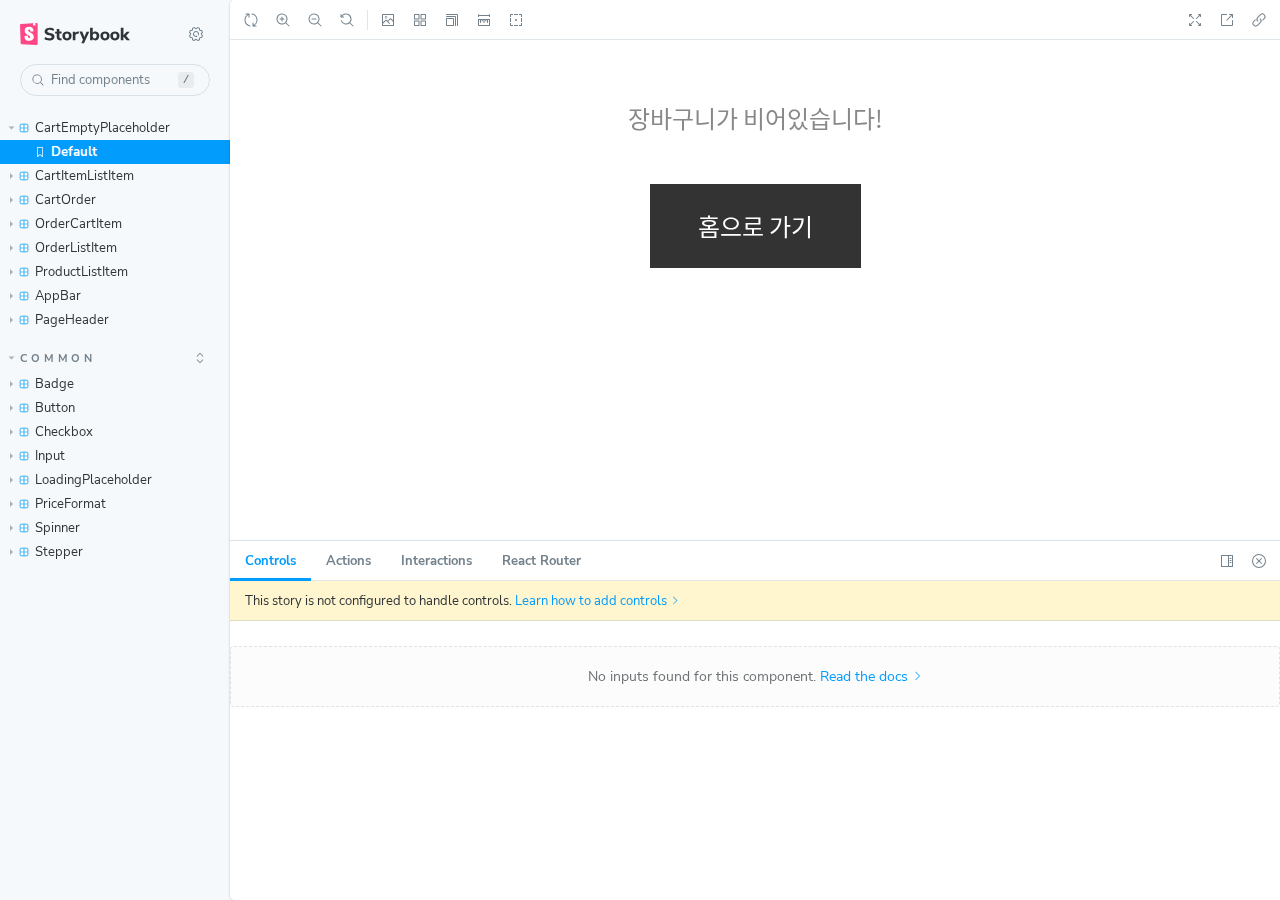
<file: storybook/index.html>
<!DOCTYPE html>
<html lang="en">
  <head>
    <meta charset="utf-8" />

    <title>@storybook/cli - Storybook</title>
    <meta name="viewport" content="width=device-width, initial-scale=1" />

    
    <link rel="icon" type="image/svg+xml" href="./favicon.svg" />
    
    <link
      rel="prefetch"
      href="./sb-common-assets/nunito-sans-regular.woff2"
      as="font"
      type="font/woff2"
      crossorigin
    />
    <link
      rel="prefetch"
      href="./sb-common-assets/nunito-sans-bold.woff2"
      as="font"
      type="font/woff2"
      crossorigin
    />
    <link rel="stylesheet" href="./sb-common-assets/fonts.css" />

    <link href="./sb-manager/runtime.js" rel="modulepreload" />

    
    <link href="./sb-addons/links-0/manager-bundle.js" rel="modulepreload" />
    
    <link href="./sb-addons/essentials-controls-1/manager-bundle.js" rel="modulepreload" />
    
    <link href="./sb-addons/essentials-actions-2/manager-bundle.js" rel="modulepreload" />
    
    <link href="./sb-addons/essentials-backgrounds-3/manager-bundle.js" rel="modulepreload" />
    
    <link href="./sb-addons/essentials-viewport-4/manager-bundle.js" rel="modulepreload" />
    
    <link href="./sb-addons/essentials-toolbars-5/manager-bundle.js" rel="modulepreload" />
    
    <link href="./sb-addons/essentials-measure-6/manager-bundle.js" rel="modulepreload" />
    
    <link href="./sb-addons/essentials-outline-7/manager-bundle.js" rel="modulepreload" />
    
    <link href="./sb-addons/interactions-8/manager-bundle.js" rel="modulepreload" />
    
    <link href="./sb-addons/react-router-v6-9/manager-bundle.js" rel="modulepreload" />
       

    <style>
      #storybook-root[hidden] {
        display: none !important;
      }
    </style>

    
  </head>
  <body>
    <div id="root"></div>

    
    <script>
      
        
          window['FEATURES'] = {
  "warnOnLegacyHierarchySeparator": true,
  "buildStoriesJson": false,
  "storyStoreV7": true,
  "argTypeTargetsV7": true,
  "legacyDecoratorFileOrder": false
};
        
      
        
          window['REFS'] = {};
        
      
        
          window['LOGLEVEL'] = "info";
        
      
        
          window['DOCS_OPTIONS'] = {
  "defaultName": "Docs",
  "autodocs": "tag"
};
        
      
        
          window['CONFIG_TYPE'] = "PRODUCTION";
        
      
        
      
        
      
        
      
        
      
    </script>
    

    <script type="module">
      import './sb-manager/runtime.js';

      
      import './sb-addons/links-0/manager-bundle.js';
      
      import './sb-addons/essentials-controls-1/manager-bundle.js';
      
      import './sb-addons/essentials-actions-2/manager-bundle.js';
      
      import './sb-addons/essentials-backgrounds-3/manager-bundle.js';
      
      import './sb-addons/essentials-viewport-4/manager-bundle.js';
      
      import './sb-addons/essentials-toolbars-5/manager-bundle.js';
      
      import './sb-addons/essentials-measure-6/manager-bundle.js';
      
      import './sb-addons/essentials-outline-7/manager-bundle.js';
      
      import './sb-addons/interactions-8/manager-bundle.js';
      
      import './sb-addons/react-router-v6-9/manager-bundle.js';
      
    </script>

    <link href="./sb-preview/runtime.js" rel="prefetch" as="script" />
  </body>
</html>
</file>
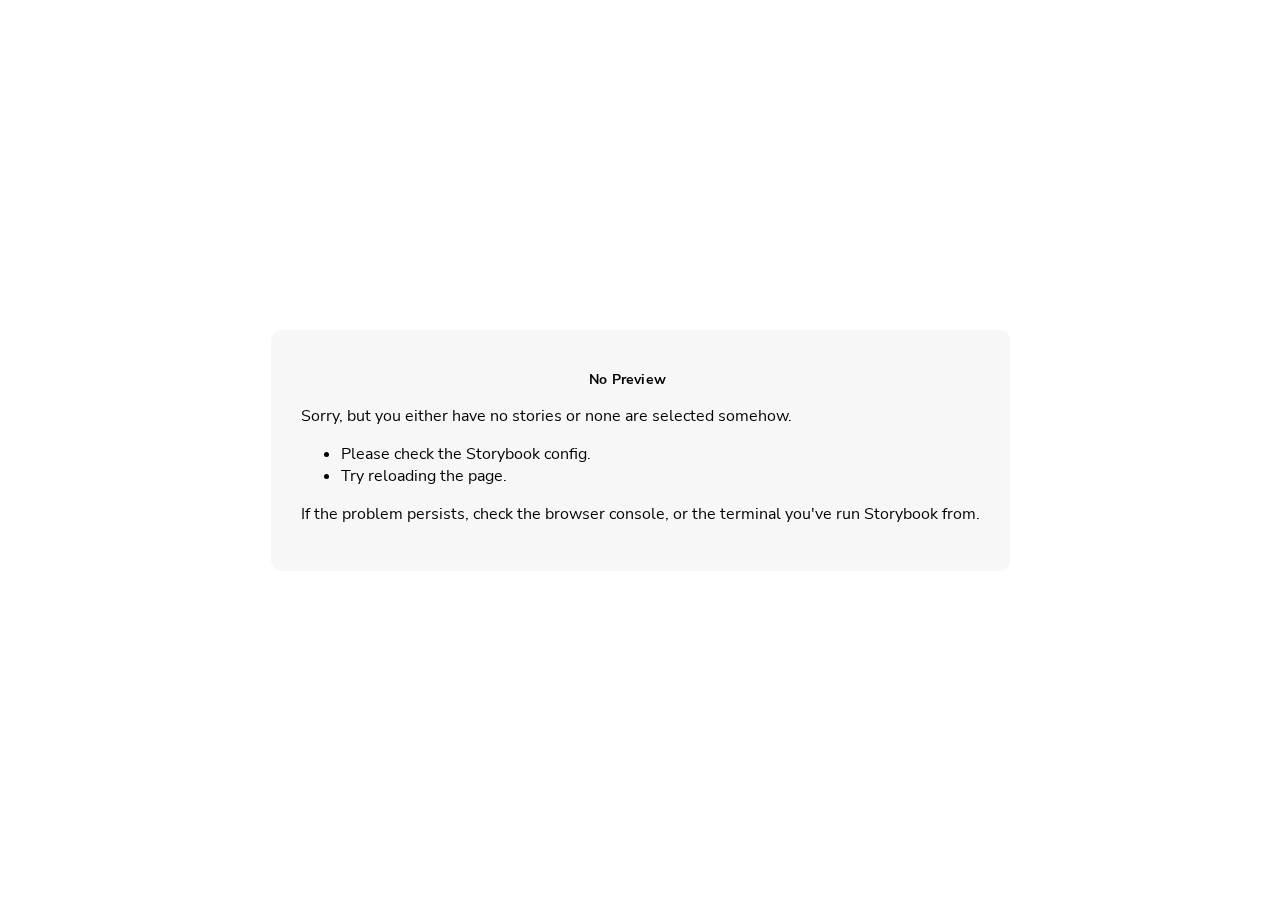
<file: storybook/iframe.html>
<!DOCTYPE html>
<!--suppress HtmlUnknownTarget -->
<html lang="en">

<head>
  <meta charset="utf-8" />
  <title>Storybook</title>
  <meta name="viewport" content="width=device-width, initial-scale=1" />

  <link rel="prefetch" href="./sb-common-assets/nunito-sans-regular.woff2" as="font" type="font/woff2" crossorigin />
  <link rel="prefetch" href="./sb-common-assets/nunito-sans-italic.woff2" as="font" type="font/woff2" crossorigin />
  <link rel="prefetch" href="./sb-common-assets/nunito-sans-bold.woff2" as="font" type="font/woff2" crossorigin />
  <link rel="prefetch" href="./sb-common-assets/nunito-sans-bold-italic.woff2" as="font" type="font/woff2" crossorigin />
  <link rel="stylesheet" href="./sb-common-assets/fonts.css" />

  <script>
    window.CONFIG_TYPE = 'PRODUCTION';
    window.LOGLEVEL = 'info';
    window.FRAMEWORK_OPTIONS = {};
    window.CHANNEL_OPTIONS = {};
    window.FEATURES = {"warnOnLegacyHierarchySeparator":true,"buildStoriesJson":false,"storyStoreV7":true,"argTypeTargetsV7":true,"legacyDecoratorFileOrder":false};
    window.STORIES = [{"titlePrefix":"","directory":"./src","files":"**/*.mdx","importPathMatcher":"^\\.[\\\\/](?:src(?:\\/(?!\\.)(?:(?:(?!(?:^|\\/)\\.).)*?)\\/|\\/|$)(?!\\.)(?=.)[^/]*?\\.mdx)$"},{"titlePrefix":"","directory":"./src","files":"**/*.stories.@(js|jsx|ts|tsx)","importPathMatcher":"^\\.[\\\\/](?:src(?:\\/(?!\\.)(?:(?:(?!(?:^|\\/)\\.).)*?)\\/|\\/|$)(?!\\.)(?=.)[^/]*?\\.stories\\.(js|jsx|ts|tsx))$"}];
    window.DOCS_OPTIONS = {"defaultName":"Docs","autodocs":"tag"};
    window.SERVER_CHANNEL_URL = undefined;

    // We do this so that "module && module.hot" etc. in Storybook source code
    // doesn't fail (it will simply be disabled)
    window.module = undefined;
    window.global = window;
  </script>
  <base target="_parent" />

<style>
  /* While we aren't showing the main block yet, but still preparing, we want everything the user
     has rendered, which may or may not be in #storybook-root, to be display none */
  .sb-show-preparing-story:not(.sb-show-main) > :not(.sb-preparing-story) {
    display: none;
  }

  .sb-show-preparing-docs:not(.sb-show-main) > :not(.sb-preparing-docs) {
    display: none;
  }

  /* Hide our own blocks when we aren't supposed to be showing them */
  :not(.sb-show-preparing-story) > .sb-preparing-story,
  :not(.sb-show-preparing-docs) > .sb-preparing-docs,
  :not(.sb-show-nopreview) > .sb-nopreview,
  :not(.sb-show-errordisplay) > .sb-errordisplay {
    display: none;
  }

  .sb-show-main.sb-main-centered {
    margin: 0;
    display: flex;
    align-items: center;
    min-height: 100vh;
  }

  .sb-show-main.sb-main-centered #storybook-root {
    box-sizing: border-box;
    margin: auto;
    padding: 1rem;
    max-height: 100%; /* Hack for centering correctly in IE11 */
  }

  /* Vertical centering fix for IE11 */
  @media screen and (-ms-high-contrast: none), (-ms-high-contrast: active) {
    .sb-show-main.sb-main-centered:after {
      content: '';
      min-height: inherit;
      font-size: 0;
    }
  }

  .sb-show-main.sb-main-fullscreen {
    margin: 0;
    padding: 0;
    display: block;
  }

  .sb-show-main.sb-main-padded {
    margin: 0;
    padding: 1rem;
    display: block;
    box-sizing: border-box;
  }

  .sb-wrapper {
    position: fixed;
    top: 0;
    bottom: 0;
    left: 0;
    right: 0;
    padding: 20px;
    font-family: 'Nunito Sans', -apple-system, '.SFNSText-Regular', 'San Francisco',
      BlinkMacSystemFont, 'Segoe UI', 'Helvetica Neue', Helvetica, Arial, sans-serif;
    -webkit-font-smoothing: antialiased;
    overflow: auto;
  }

  .sb-heading {
    font-size: 14px;
    font-weight: 600;
    letter-spacing: 0.2px;
    margin: 10px 0;
    padding-right: 25px;
  }

  .sb-nopreview {
    display: flex;
    align-content: center;
    justify-content: center;
  }

  .sb-nopreview_main {
    margin: auto;
    padding: 30px;
    border-radius: 10px;
    background: rgba(0, 0, 0, 0.03);
  }

  .sb-nopreview_heading {
    text-align: center;
  }

  .sb-errordisplay {
    border: 20px solid rgb(187, 49, 49);
    background: #222;
    color: #fff;
    z-index: 999999;
  }

  .sb-errordisplay_code {
    padding: 10px;
    background: #000;
    color: #eee;
    font-family: 'Operator Mono', 'Fira Code Retina', 'Fira Code', 'FiraCode-Retina', 'Andale Mono',
      'Lucida Console', Consolas, Monaco, monospace;
  }

  .sb-errordisplay pre {
    white-space: pre-wrap;
  }

  @-webkit-keyframes sb-rotate360 {
    from {
      transform: rotate(0deg);
    }
    to {
      transform: rotate(360deg);
    }
  }
  @keyframes sb-rotate360 {
    from {
      transform: rotate(0deg);
    }
    to {
      transform: rotate(360deg);
    }
  }
  @-webkit-keyframes sb-glow {
    0%,
    100% {
      opacity: 1;
    }
    50% {
      opacity: 0.4;
    }
  }
  @keyframes sb-glow {
    0%,
    100% {
      opacity: 1;
    }
    50% {
      opacity: 0.4;
    }
  }

  /* We display the preparing loaders *over* the rendering story */
  .sb-preparing-story,
  .sb-preparing-docs {
    background-color: white;
    /* Maximum possible z-index. It would be better to use stacking contexts to ensure it's always
    on top, but this isn't possible as it would require making CSS changes that could affect user code */
    z-index: 2147483647;
  }

  .sb-loader {
    -webkit-animation: sb-rotate360 0.7s linear infinite;
    animation: sb-rotate360 0.7s linear infinite;
    border-color: rgba(97, 97, 97, 0.29);
    border-radius: 50%;
    border-style: solid;
    border-top-color: #646464;
    border-width: 2px;
    display: inline-block;
    height: 32px;
    left: 50%;
    margin-left: -16px;
    margin-top: -16px;
    mix-blend-mode: difference;
    overflow: hidden;
    position: absolute;
    top: 50%;
    transition: all 200ms ease-out;
    vertical-align: top;
    width: 32px;
    z-index: 4;
  }

  .sb-previewBlock {
    background: #fff;
    border: 1px solid rgba(0, 0, 0, 0.1);
    border-radius: 4px;
    box-shadow: rgba(0, 0, 0, 0.1) 0 1px 3px 0;
    margin: 25px auto 40px;
    max-width: 600px;
  }

  .sb-previewBlock_header {
    align-items: center;
    box-shadow: rgba(0, 0, 0, 0.1) 0 -1px 0 0 inset;
    display: flex;
    gap: 14px;
    height: 40px;
    padding: 0 12px;
  }

  .sb-previewBlock_icon {
    -webkit-animation: sb-glow 1.5s ease-in-out infinite;
    animation: sb-glow 1.5s ease-in-out infinite;
    background: #e6e6e6;
    height: 14px;
    width: 14px;
  }
  .sb-previewBlock_icon:last-child {
    margin-left: auto;
  }

  .sb-previewBlock_body {
    -webkit-animation: sb-glow 1.5s ease-in-out infinite;
    animation: sb-glow 1.5s ease-in-out infinite;
    height: 182px;
    position: relative;
  }

  .sb-argstableBlock {
    border-collapse: collapse;
    border-spacing: 0;
    font-size: 13px;
    line-height: 20px;
    margin: 25px auto 40px;
    max-width: 600px;
    text-align: left;
    width: 100%;
  }
  .sb-argstableBlock th:first-of-type,
  .sb-argstableBlock td:first-of-type {
    padding-left: 20px;
  }
  .sb-argstableBlock th:nth-of-type(2),
  .sb-argstableBlock td:nth-of-type(2) {
    width: 35%;
  }
  .sb-argstableBlock th:nth-of-type(3),
  .sb-argstableBlock td:nth-of-type(3) {
    width: 15%;
  }
  .sb-argstableBlock th:last-of-type,
  .sb-argstableBlock td:last-of-type {
    width: 25%;
    padding-right: 20px;
  }
  .sb-argstableBlock th span,
  .sb-argstableBlock td span {
    -webkit-animation: sb-glow 1.5s ease-in-out infinite;
    animation: sb-glow 1.5s ease-in-out infinite;
    background-color: rgba(0, 0, 0, 0.1);
    border-radius: 0;
    box-shadow: none;
    color: transparent;
  }
  .sb-argstableBlock th {
    padding: 10px 15px;
  }

  .sb-argstableBlock-body {
    border-radius: 4px;
    box-shadow: rgba(0, 0, 0, 0.1) 0 1px 3px 1px, rgba(0, 0, 0, 0.065) 0 0 0 1px;
  }
  .sb-argstableBlock-body tr {
    background: transparent;
    overflow: hidden;
  }
  .sb-argstableBlock-body tr:not(:first-child) {
    border-top: 1px solid #e6e6e6;
  }
  .sb-argstableBlock-body tr:first-child td:first-child {
    border-top-left-radius: 4px;
  }
  .sb-argstableBlock-body tr:first-child td:last-child {
    border-top-right-radius: 4px;
  }
  .sb-argstableBlock-body tr:last-child td:first-child {
    border-bottom-left-radius: 4px;
  }
  .sb-argstableBlock-body tr:last-child td:last-child {
    border-bottom-right-radius: 4px;
  }
  .sb-argstableBlock-body td {
    background: #fff;
    padding-bottom: 10px;
    padding-top: 10px;
    vertical-align: top;
  }
  .sb-argstableBlock-body td:not(:first-of-type) {
    padding-left: 15px;
    padding-right: 15px;
  }
  .sb-argstableBlock-body button {
    -webkit-animation: sb-glow 1.5s ease-in-out infinite;
    animation: sb-glow 1.5s ease-in-out infinite;
    background-color: rgba(0, 0, 0, 0.1);
    border: 0;
    border-radius: 0;
    box-shadow: none;
    color: transparent;
    display: inline;
    font-size: 12px;
    line-height: 1;
    padding: 10px 16px;
  }

  .sb-argstableBlock-summary {
    margin-top: 4px;
  }

  .sb-argstableBlock-code {
    margin-right: 4px;
    margin-bottom: 4px;
    padding: 2px 5px;
  }
</style>

<script>
  /* globals window */
  /* eslint-disable no-underscore-dangle */
  try {
    if (window.top !== window) {
      window.__REACT_DEVTOOLS_GLOBAL_HOOK__ = window.top.__REACT_DEVTOOLS_GLOBAL_HOOK__;
      window.__VUE_DEVTOOLS_GLOBAL_HOOK__ = window.top.__VUE_DEVTOOLS_GLOBAL_HOOK__;
      window.top.__VUE_DEVTOOLS_CONTEXT__ = window.document;
    }
  } catch (e) {
    // eslint-disable-next-line no-console
    console.warn('unable to connect to top frame for connecting dev tools');
  }
</script>

  <script type="module" crossorigin src="./assets/iframe-bfcd2863.js"></script>
</head>

<body>
  <div class="sb-preparing-story sb-wrapper">
  <div class="sb-loader"></div>
</div>

<div class="sb-preparing-docs sb-wrapper">
  <div class="sb-previewBlock">
    <div class="sb-previewBlock_header">
      <div class="sb-previewBlock_icon"></div>
      <div class="sb-previewBlock_icon"></div>
      <div class="sb-previewBlock_icon"></div>
      <div class="sb-previewBlock_icon"></div>
    </div>
    <div class="sb-previewBlock_body">
      <div class="sb-loader"></div>
    </div>
  </div>
  <table aria-hidden="true" class="sb-argstableBlock">
    <thead class="sb-argstableBlock-head">
      <tr>
        <th><span>Name</span></th>
        <th><span>Description</span></th>
        <th><span>Default</span></th>
        <th><span>Control </span></th>
      </tr>
    </thead>
    <tbody class="sb-argstableBlock-body">
      <tr>
        <td><span>propertyName</span><span title="Required">*</span></td>
        <td>
          <div><span>This is a short description</span></div>
          <div class="sb-argstableBlock-summary">
            <div><span class="sb-argstableBlock-code">summary</span></div>
          </div>
        </td>
        <td>
          <div><span class="sb-argstableBlock-code">defaultValue</span></div>
        </td>
        <td><button>Set string</button></td>
      </tr>
      <tr>
        <td><span>propertyName</span><span>*</span></td>
        <td>
          <div><span>This is a short description</span></div>
          <div class="sb-argstableBlock-summary">
            <div><span class="sb-argstableBlock-code">summary</span></div>
          </div>
        </td>
        <td>
          <div><span class="sb-argstableBlock-code">defaultValue</span></div>
        </td>
        <td><button>Set string</button></td>
      </tr>
      <tr>
        <td><span>propertyName</span><span>*</span></td>
        <td>
          <div><span>This is a short description</span></div>
          <div class="sb-argstableBlock-summary">
            <div><span class="sb-argstableBlock-code">summary</span></div>
          </div>
        </td>
        <td>
          <div><span class="sb-argstableBlock-code">defaultValue</span></div>
        </td>
        <td><button>Set string</button></td>
      </tr>
    </tbody>
  </table>
</div>

<div class="sb-nopreview sb-wrapper">
  <div class="sb-nopreview_main">
    <h1 class="sb-nopreview_heading sb-heading">No Preview</h1>
    <p>Sorry, but you either have no stories or none are selected somehow.</p>
    <ul>
      <li>Please check the Storybook config.</li>
      <li>Try reloading the page.</li>
    </ul>
    <p>
      If the problem persists, check the browser console, or the terminal you've run Storybook from.
    </p>
  </div>
</div>

<div class="sb-errordisplay sb-wrapper">
  <pre id="error-message" class="sb-heading"></pre>
  <pre class="sb-errordisplay_code"><code id="error-stack"></code></pre>
</div>

  <div id="storybook-root"></div>
  <div id="storybook-docs"></div>
  
  
</body>

</html>
</file>
<file: storybook/sb-common-assets/fonts.css>
@font-face {
  font-family: 'Nunito Sans';
  font-style: normal;
  font-weight: 400;
  font-display: swap;
  src: url('./nunito-sans-regular.woff2') format('woff2');
}

@font-face {
  font-family: 'Nunito Sans';
  font-style: italic;
  font-weight: 400;
  font-display: swap;
  src: url('./nunito-sans-italic.woff2') format('woff2');
}

@font-face {
  font-family: 'Nunito Sans';
  font-style: normal;
  font-weight: 700;
  font-display: swap;
  src: url('./nunito-sans-bold.woff2') format('woff2');
}

@font-face {
  font-family: 'Nunito Sans';
  font-style: italic;
  font-weight: 700;
  font-display: swap;
  src: url('./nunito-sans-bold-italic.woff2') format('woff2');
}
</file>
